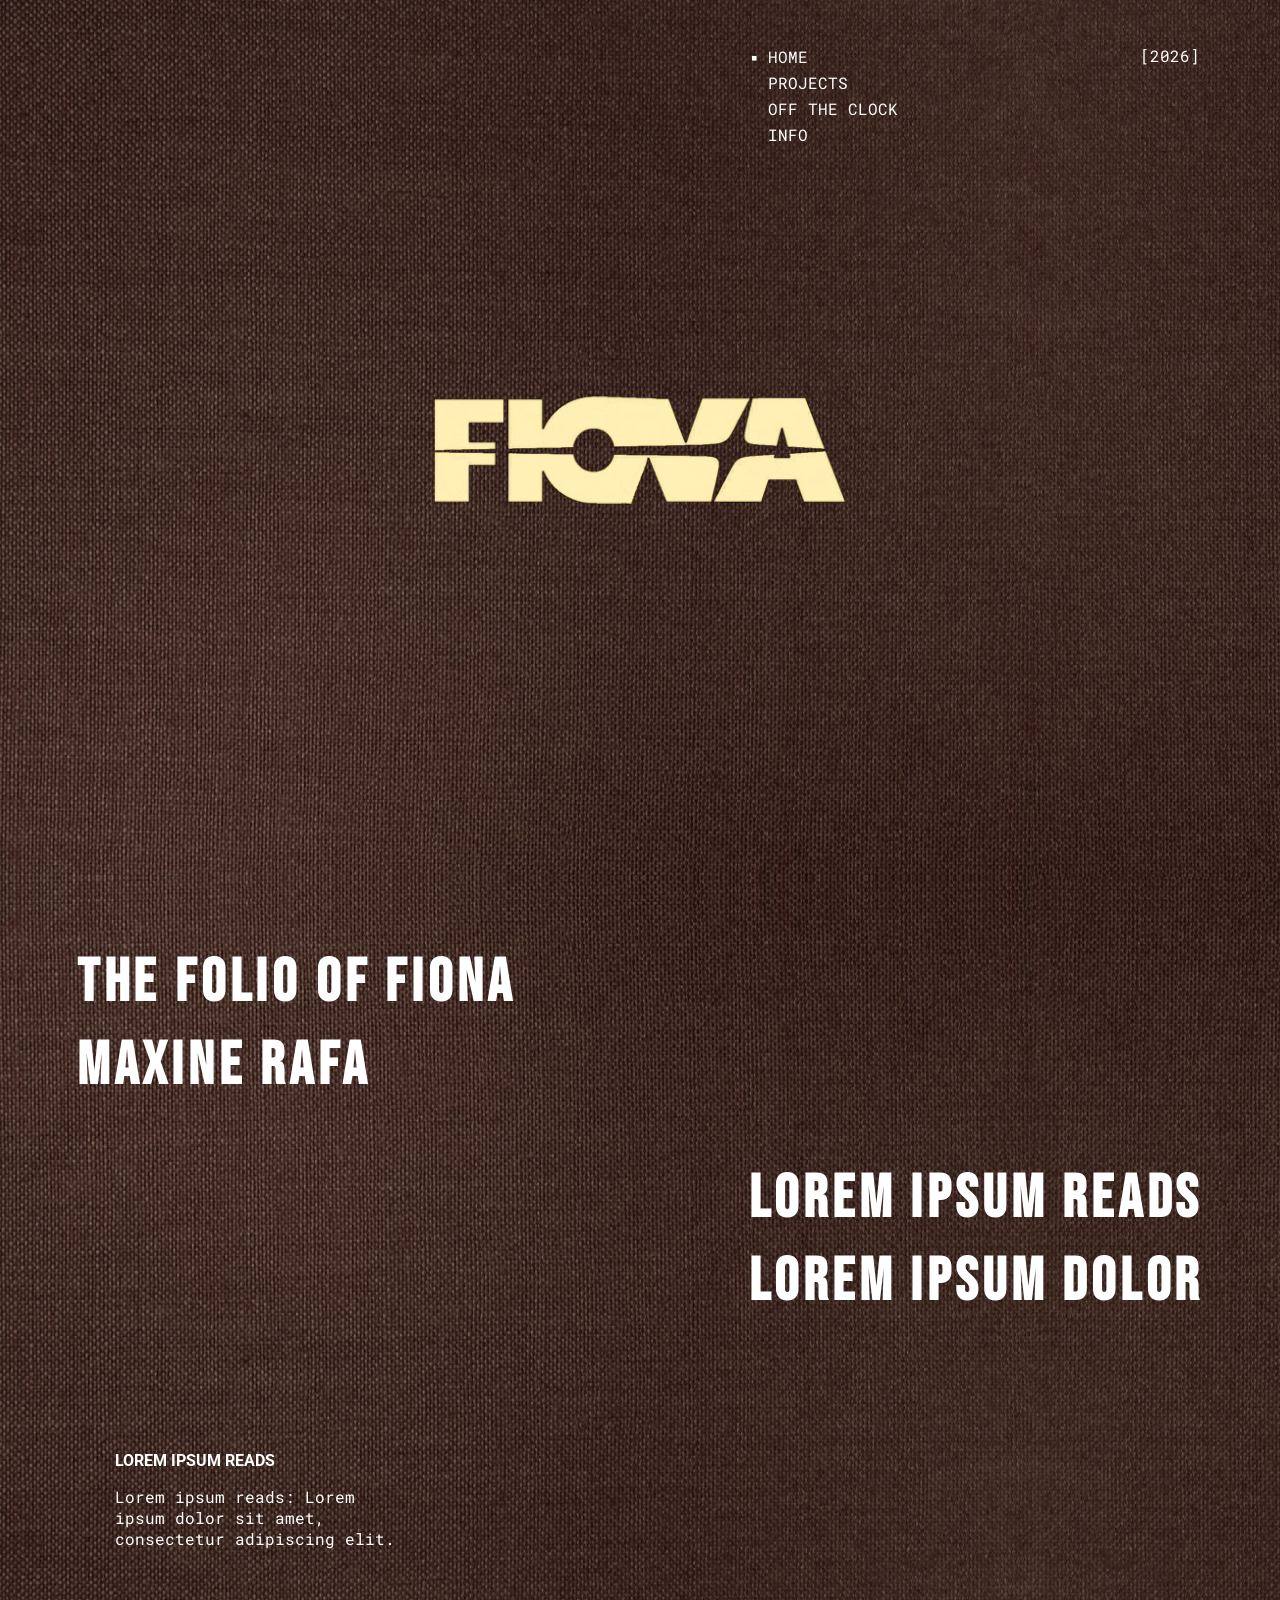
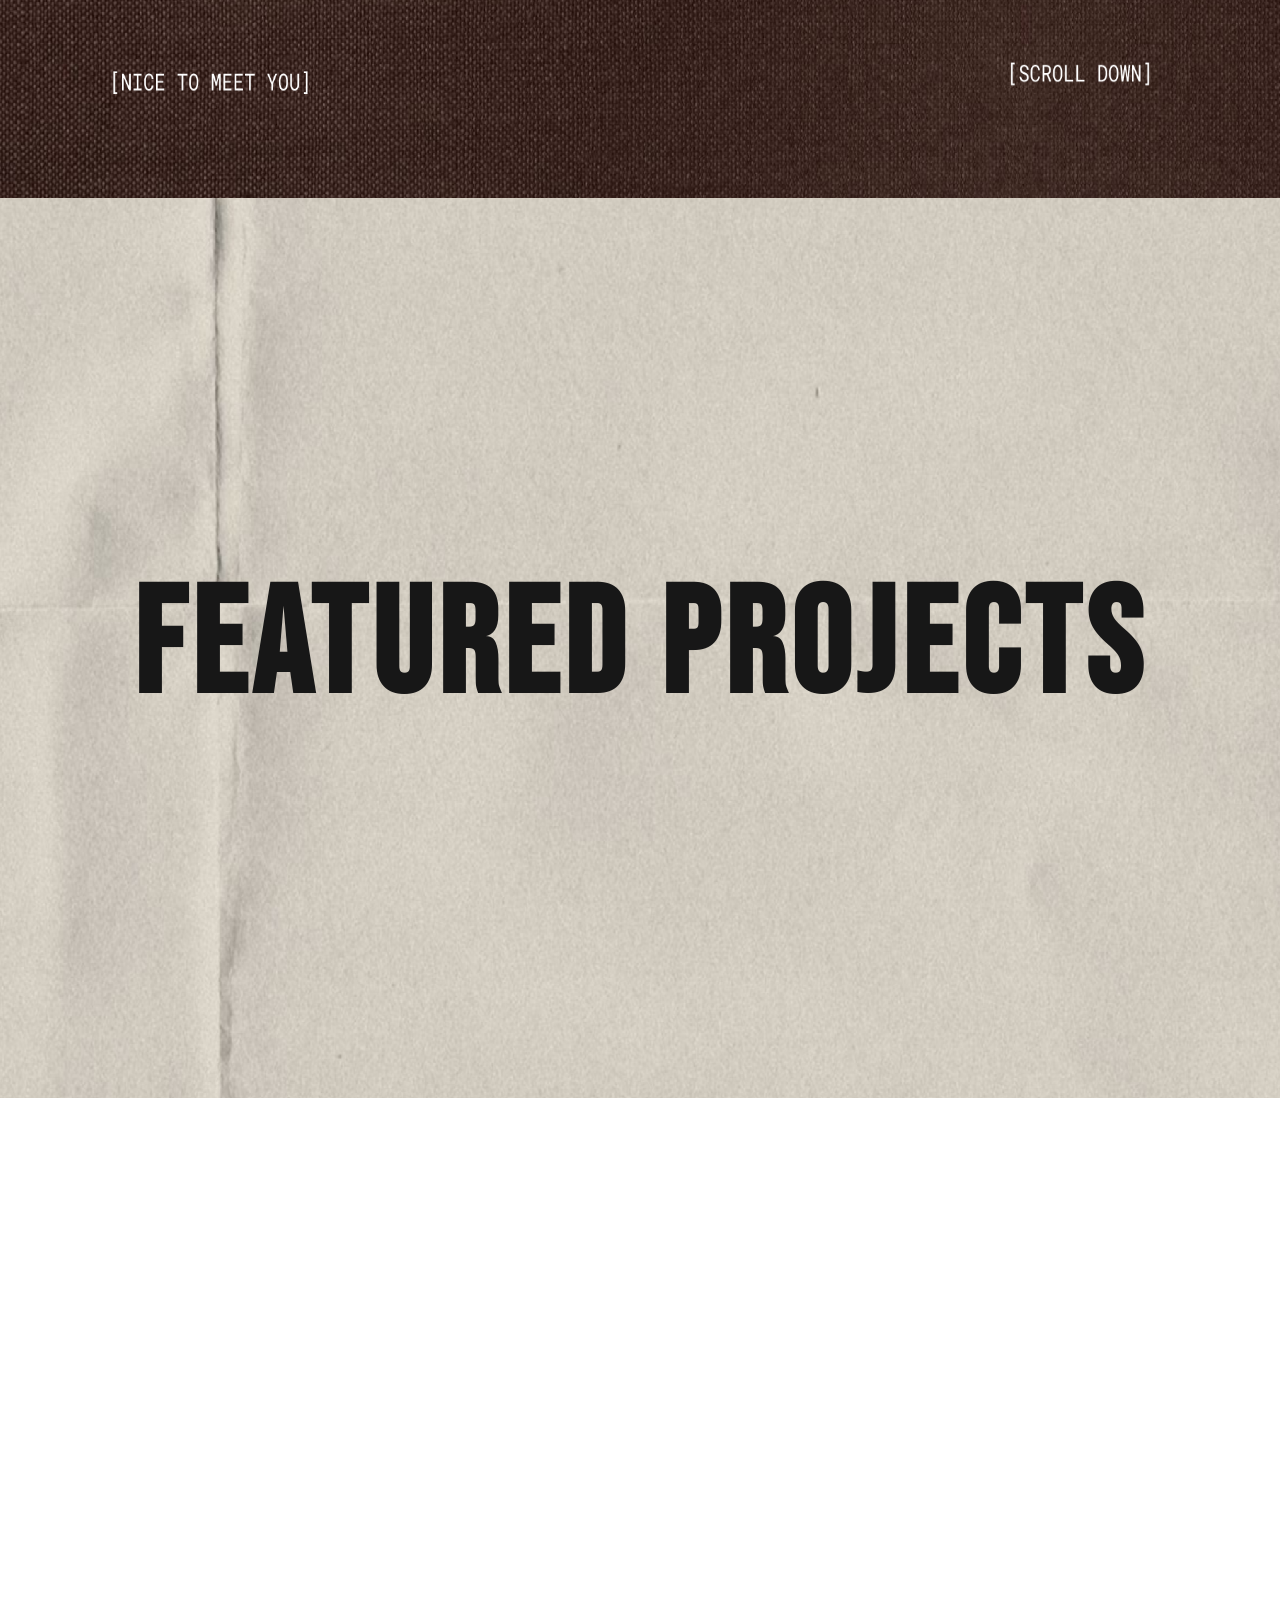
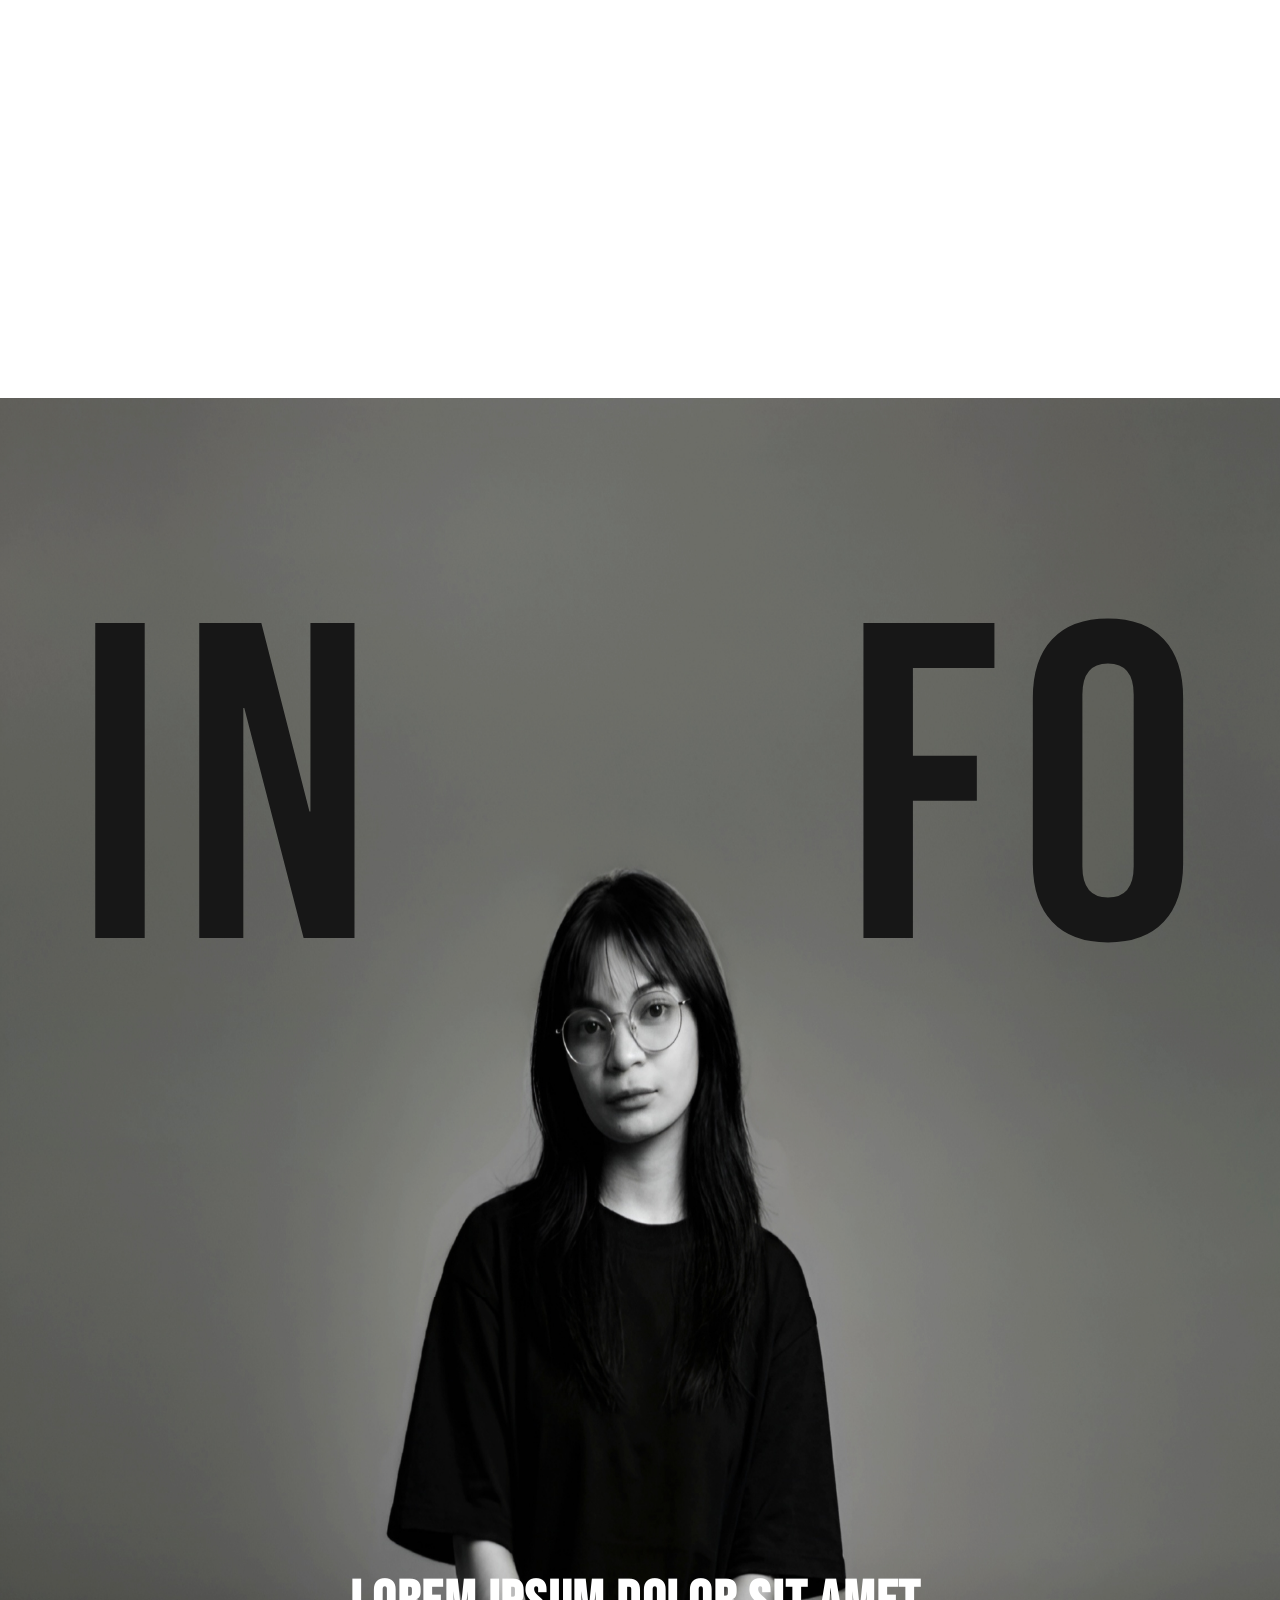
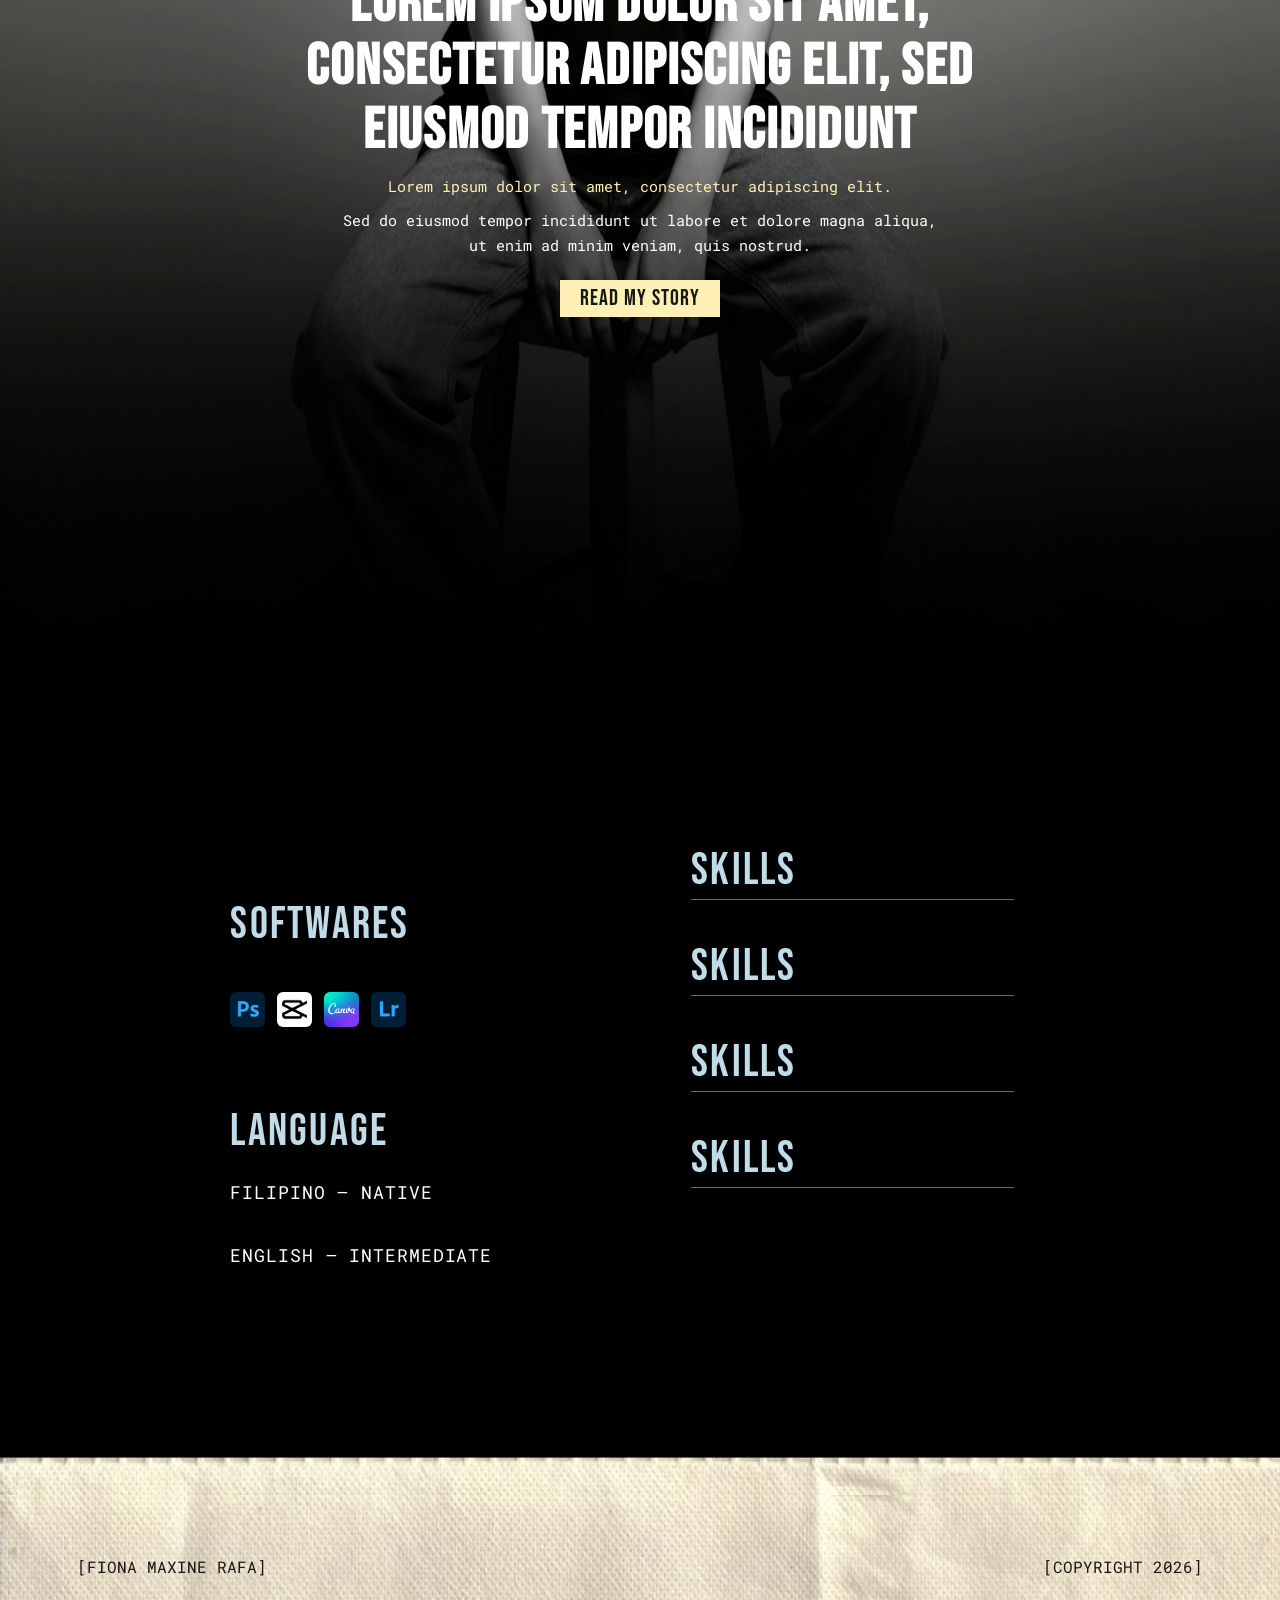
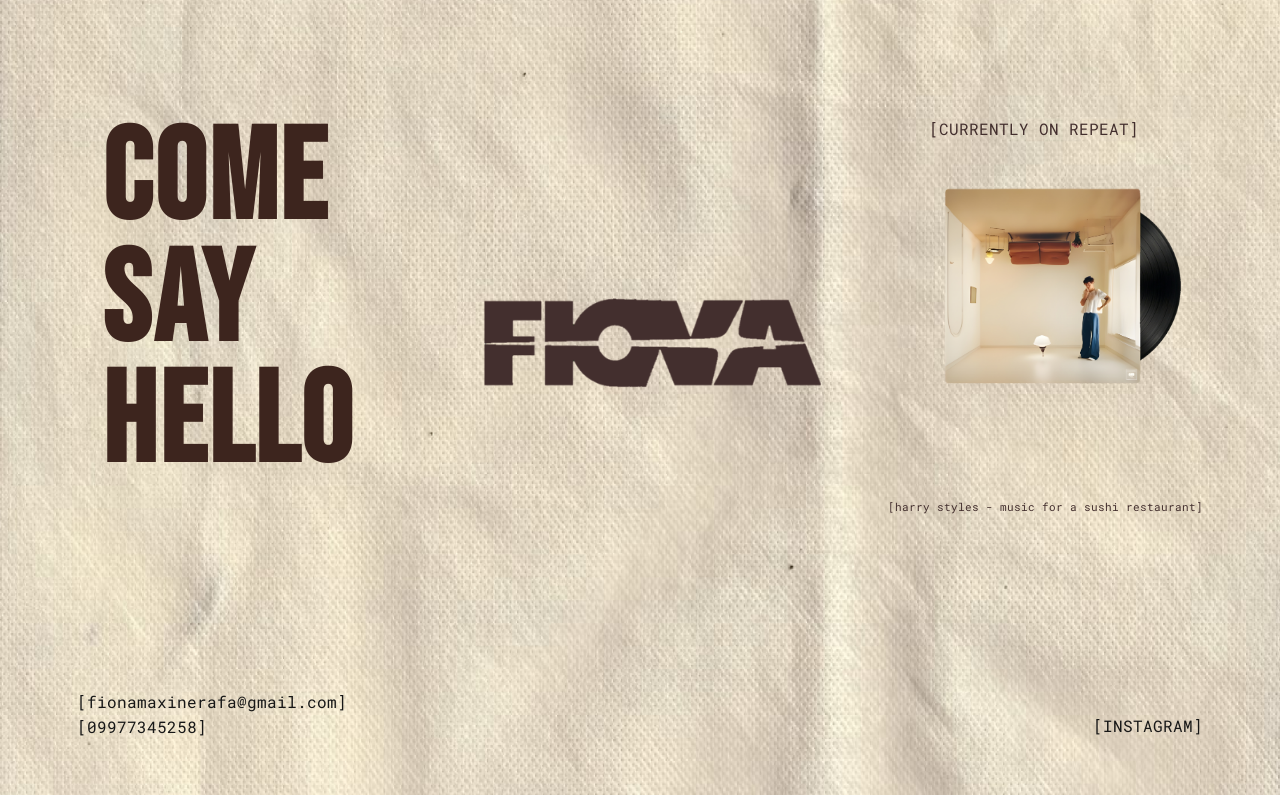
<file: index.html>
<!DOCTYPE html>
<html>
<head>
  <title>Rafa</title>

  
  <link href="https://fonts.googleapis.com/css2?family=Bebas+Neue&family=Roboto:wght@300;400;500;700&family=Roboto+Mono:wght@300;400;500;700&display=swap" rel="stylesheet">

  <link rel="stylesheet" href="style.css">
</head>
<body>

  
  <div class="nav-logo-left">
    <img id="navImage" src="">
  </div>
  <div class="nav-logo-left2">
    <img id="navImage2" src="">
  </div>
  <div class="nav-logo-left3">
    <img id="navImage3" src="">
  </div>
  <div class="nav">
    <ul>
      <li><a href="index.html">HOME</a></li>
      <li><a href="projects.html">PROJECTS</a></li>
      <li><a href="offtheclock.html">OFF THE CLOCK</a></li>
      <li><a href="info.html">INFO</a></li>
    </ul>
  </div>
  <div class="nav-year">
    <p class="mono">[2026]</p>
  </div>

  
  <section class="s1">
    <div class="s1-logo fade">
      <img src="images/logo(yellow)s1.png" alt="FIONA logo">
    </div>
  </section>

  
  <section class="s2">
    <div class="text-block s2-left fade">
      <h1 class="bebas">THE FOLIO OF FIONA</h1>
      <h1 class="bebas">MAXINE RAFA</h1>
    </div>
    <div class="text-block s2-right fade">
      <h1 class="bebas">LOREM IPSUM READS</h1>
      <h1 class="bebas">LOREM IPSUM DOLOR</h1>
    </div>
    <div class="text-block s2-desc fade">
      <p class="roboto"><strong>LOREM IPSUM READS</strong></p>
      <p class="mono">Lorem ipsum reads: Lorem<br>ipsum dolor sit amet,<br>consectetur adipiscing elit.</p>
    </div>
  </section>

  
  <div class="s3-wrapper">
    <section class="s3">

      
      <div class="s3-title" id="s3Title">
        <h1 class="bebas-xl">FEATURED PROJECTS</h1>
      </div>

      
      <div class="s4-projects" id="s4Projects">
        <div class="project-card" id="card1">
          <img src="images/project 1.jpg">
          <div class="project-meta">
            <span class="mono">LOREM IPSUM</span>
            <span class="mono">LOREM IPSUM</span>
          </div>
          <p class="mono project-desc">Lorem ipsum dolor sit amet,<br>consectetur adipiscing elit,<br>sed do eiusmod tempor.</p>
        </div>
        <div class="project-card" id="card2">
          <img src="images/project 2.jpg">
          <div class="project-meta">
            <span class="mono">LOREM IPSUM</span>
            <span class="mono">LOREM IPSUM</span>
          </div>
          <p class="mono project-desc">Lorem ipsum dolor sit amet,<br>consectetur adipiscing elit,<br>sed do eiusmod tempor.</p>
        </div>
      </div>

      <div class="s4-btn" id="s4Btn">
        <a href="projects.html" class="btn">VIEW ALL WORK</a>
      </div>

    </section>
  </div>

  
  <section class="s5">
    <div class="s5-in fade">
      <span class="bebas-xl">IN</span>
    </div>
    <div class="s5-fo fade">
      <span class="bebas-xl">FO</span>
    </div>
  </section>

  
  <section class="s6">
    <div class="text-block s6-center fade">
      <h2 class="bebas s6-heading">LOREM IPSUM DOLOR SIT AMET,<br>CONSECTETUR ADIPISCING ELIT, SED<br>EIUSMOD TEMPOR INCIDIDUNT</h2>
      <p class="mono s6-sub">Lorem ipsum dolor sit amet, consectetur adipiscing elit.</p>
      <p class="mono s6-body">Sed do eiusmod tempor incididunt ut labore et dolore magna aliqua,<br>ut enim ad minim veniam, quis nostrud.</p>
      <a href="info.html" class="btn s6-btn">READ MY STORY</a>
    </div>
  </section>

  
  <section class="s7">
    <div class="s7-softwares fade">
      <h2 class="bebas s7-heading">SOFTWARES</h2>
    </div>
    <div class="s7-icons-block fade">
      <div class="s7-icons">
        <!-- add app logo images here -->
        <img src="images/ps.jpg">
        <img src="images/capcut.jpg">
        <img src="images/canva.jpg">
        <img src="images/lr.jpg">
      </div>
    </div>
    <div class="s7-language fade">
      <h2 class="bebas s7-heading">LANGUAGE</h2>
    </div>
    <div class="s7-filipino fade">
      <p class="mono s7-lang">FILIPINO – NATIVE</p>
    </div>
    <div class="s7-english fade">
      <p class="mono s7-lang">ENGLISH – INTERMEDIATE</p>
    </div>
    <div class="s7-right fade">
      <div class="s7-skill">
        <span class="bebas s7-skill-text">SKILLS</span>
        <div class="s7-line"></div>
      </div>
      <div class="s7-skill">
        <span class="bebas s7-skill-text">SKILLS</span>
        <div class="s7-line"></div>
      </div>
      <div class="s7-skill">
        <span class="bebas s7-skill-text">SKILLS</span>
        <div class="s7-line"></div>
      </div>
      <div class="s7-skill">
        <span class="bebas s7-skill-text">SKILLS</span>
        <div class="s7-line"></div>
      </div>
    </div>
  </section>

  
  <section class="s8">
    <div class="s8-topleft fade">
      <p class="mono">[FIONA MAXINE RAFA]</p>
    </div>
    <div class="s8-topright fade">
      <p class="mono">[COPYRIGHT 2026]</p>
    </div>
    <div class="s8-title fade">
      <h1 class="bebas s8-heading">COME</h1>
      <h1 class="bebas s8-heading">SAY</h1>
      <h1 class="bebas s8-heading">HELLO</h1>
    </div>
    <div class="s8-contact fade">
      <p class="mono">[fionamaxinerafa@gmail.com]</p>
      <p class="mono">[09977345258]</p>
    </div>
    <div class="s8-logo fade">
      <img src="images/logo(brown)s8.png" alt="FIONA logo">
    </div>
    <div class="s8-bottomright fade">
      <a href="https://www.instagram.com/fnmxrf/" target="_blank" class="mono" style="color:inherit; text-decoration:none;">[INSTAGRAM]</a>
    </div>
    <div class="s8-repeat-label fade">
      <p class="mono">[CURRENTLY ON REPEAT]</p>
    </div>
    <div class="s8-player">
      <div class="s8-vinyl-wrap" onclick="togglePlay()">
        <img class="s8-album-art" src="images/album.png" alt="album art">
        <div class="s8-vinyl"></div>
        <div class="s8-play-overlay">
          <svg id="iconPlay" xmlns="http://www.w3.org/2000/svg" width="28" height="28" viewBox="0 0 24 24" fill="white"><path d="M8 5v14l11-7z"/></svg>
          <svg id="iconPause" xmlns="http://www.w3.org/2000/svg" width="28" height="28" viewBox="0 0 24 24" fill="white" style="display:none"><path d="M6 19h4V5H6v14zm8-14v14h4V5h-4z"/></svg>
        </div>
      </div>
      <audio id="audioPlayer" src="audio/song.mp3"></audio>
    </div>
    <div class="s8-songtitle-label fade">
      <p class="mono">[harry styles - music for a sushi restaurant]</p>
    </div>
  </section>

  <script>
    
    const audio     = document.getElementById('audioPlayer');
    const iconPlay  = document.getElementById('iconPlay');
    const iconPause = document.getElementById('iconPause');
    const vinyl     = document.querySelector('.s8-vinyl');

    function togglePlay() {
      if (audio.paused) {
        audio.play();
        iconPlay.style.display  = 'none';
        iconPause.style.display = 'block';
        vinyl.classList.add('playing');
      } else {
        audio.pause();
        iconPlay.style.display  = 'block';
        iconPause.style.display = 'none';
        vinyl.classList.remove('playing');
      }
    }

    audio.addEventListener('ended', () => {
      iconPlay.style.display  = 'block';
      iconPause.style.display = 'none';
      vinyl.classList.remove('playing');
    });

    
    const nav = document.querySelector('.nav');
    const navYear = document.querySelector('.nav-year');
    const navLogoLeft  = document.querySelector('.nav-logo-left');
    const navLogoLeft2 = document.querySelector('.nav-logo-left2');
    const navLogoLeft3 = document.querySelector('.nav-logo-left3');
    let lastScroll = 0;

    window.addEventListener('scroll', () => {
      const currentScroll = window.scrollY;

      if (currentScroll > lastScroll && currentScroll > 100) {
        nav.classList.add('nav-hidden');
        navYear.classList.add('nav-hidden');
        navLogoLeft.classList.add('nav-hidden');
        navLogoLeft2.classList.add('nav-hidden');
        navLogoLeft3.classList.add('nav-hidden');
      } else {
        nav.classList.remove('nav-hidden');
        navYear.classList.remove('nav-hidden');
        navLogoLeft.classList.remove('nav-hidden');
        navLogoLeft2.classList.remove('nav-hidden');
        navLogoLeft3.classList.remove('nav-hidden');
      }

      lastScroll = currentScroll;
    });

    
    const currentPage = window.location.pathname.split('/').pop() || 'index.html';
    document.querySelectorAll('.nav a').forEach(link => {
      if (link.getAttribute('href') === currentPage) link.classList.add('active');
    });

    const navImage  = document.getElementById("navImage");
    const navImage2 = document.getElementById("navImage2");
    const navImage3 = document.getElementById("navImage3");

    window.addEventListener("scroll", () => {
      let index = Math.round(window.scrollY / window.innerHeight);
      if (index === 2 || index === 3) {
        navImage.src = "images/logo(brown)s2.png";
        navImage.style.display = "block";
        navImage2.style.display = "none";
        navImage3.style.display = "none";
        nav.classList.add('nav-dark');
        nav.classList.remove('nav-yellow', 'nav-blue');
        navYear.classList.add('nav-dark');
        navYear.classList.remove('nav-yellow', 'nav-blue');
        navYear.style.visibility = 'visible';
      } else if (index === 4 || index === 5) {
        navImage.style.display = "none";
        navImage2.src = "images/logo(yellow)s5.png";
        navImage2.style.display = "block";
        navImage3.style.display = "none";
        nav.classList.add('nav-yellow');
        nav.classList.remove('nav-dark', 'nav-blue');
        navYear.classList.add('nav-yellow');
        navYear.classList.remove('nav-dark', 'nav-blue');
        navYear.style.visibility = 'visible';
      } else if (index === 6) {
        navImage.style.display = "none";
        navImage2.style.display = "none";
        navImage3.src = "images/logo(blue)s7.png";
        navImage3.style.display = "block";
        nav.classList.add('nav-blue');
        nav.classList.remove('nav-dark', 'nav-yellow');
        navYear.classList.add('nav-blue');
        navYear.classList.remove('nav-dark', 'nav-yellow');
        navYear.style.visibility = 'visible';
      } else if (index === 7) {
        navImage.style.display = "none";
        navImage2.style.display = "none";
        navImage3.style.display = "none";
        nav.classList.add('nav-dark');
        nav.classList.remove('nav-yellow', 'nav-blue');
        navYear.classList.add('nav-dark');
        navYear.classList.remove('nav-yellow', 'nav-blue');
        navYear.style.visibility = 'hidden';
      } else {
        navImage.style.display = "none";
        navImage2.style.display = "none";
        navImage3.style.display = "none";
        nav.classList.remove('nav-dark', 'nav-yellow', 'nav-blue');
        navYear.classList.remove('nav-dark', 'nav-yellow', 'nav-blue');
        navYear.style.visibility = 'visible';
      }
    });

    
    const wrapper    = document.querySelector('.s3-wrapper');
    const s3Title    = document.getElementById('s3Title');
    const s4Projects = document.getElementById('s4Projects');
    const s4Btn      = document.getElementById('s4Btn');

    function lerp(a, b, t) { return a + (b - a) * t; }
    function clamp(v, mn, mx) { return Math.min(Math.max(v, mn), mx); }

    window.addEventListener('scroll', () => {
      const wRect    = wrapper.getBoundingClientRect();
      const wHeight  = wrapper.offsetHeight;
      const progress = clamp(-wRect.top / (wHeight - window.innerHeight), 0, 1);

      // Title fades out and slides up slightly
      const tp = clamp(progress / 0.45, 0, 1);
      s3Title.style.opacity   = 1 - tp;
      s3Title.style.transform = `translateY(${-tp * 40}px)`;

      // Cards rise up from below, ease-out cubic
      const cp   = clamp((progress - 0.2) / 0.6, 0, 1);
      const ease = 1 - Math.pow(1 - cp, 3);
      s4Projects.style.transform = `translateY(${lerp(100, 0, ease)}vh)`;
      s4Projects.style.opacity   = ease;
      s4Btn.style.transform      = `translateX(-50%) translateY(${lerp(100, 0, ease)}vh)`;
      s4Btn.style.opacity        = ease;
    });

    const faders = document.querySelectorAll(".fade");
    const observer = new IntersectionObserver(entries => {
      entries.forEach(entry => {
        if (entry.isIntersecting) {
          entry.target.classList.add("show");
        }
      });
    }, { threshold: 0.3 });

    faders.forEach(el => observer.observe(el));
  </script>

</body>
</html>
</file>
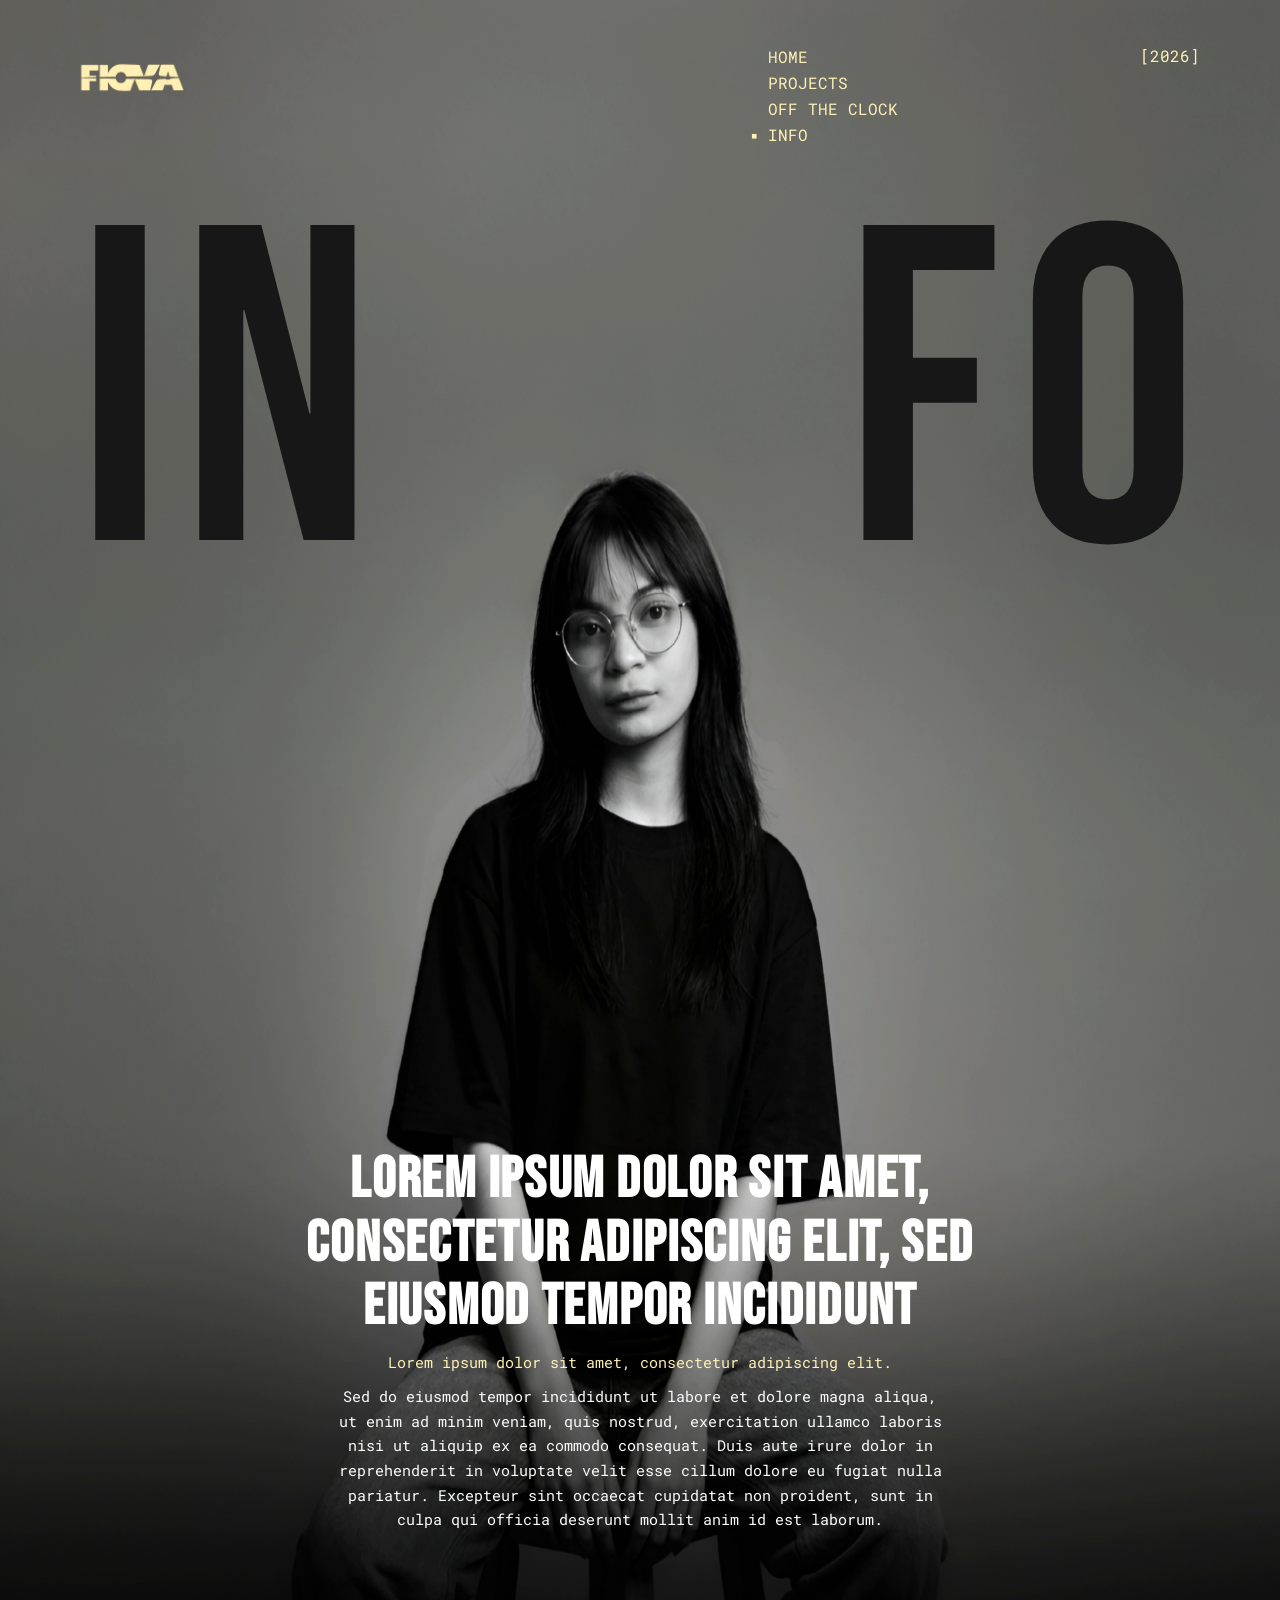
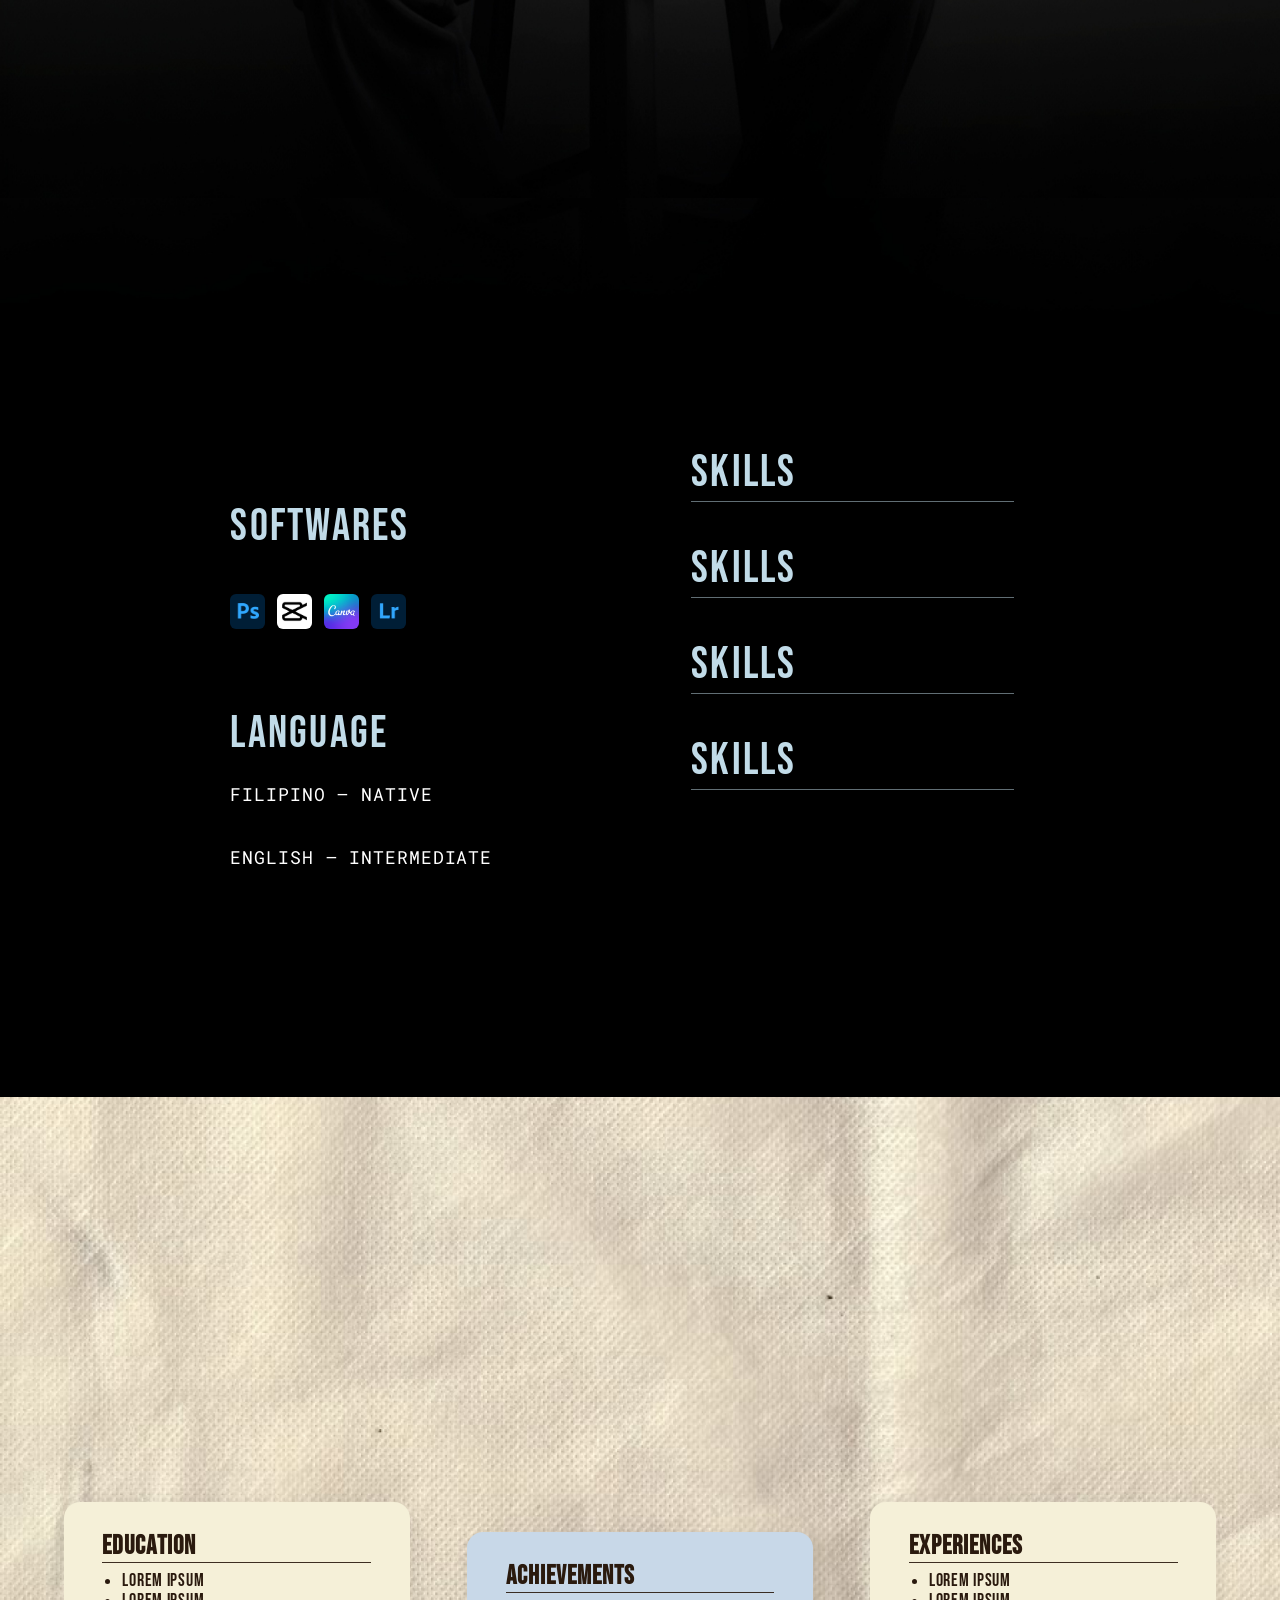
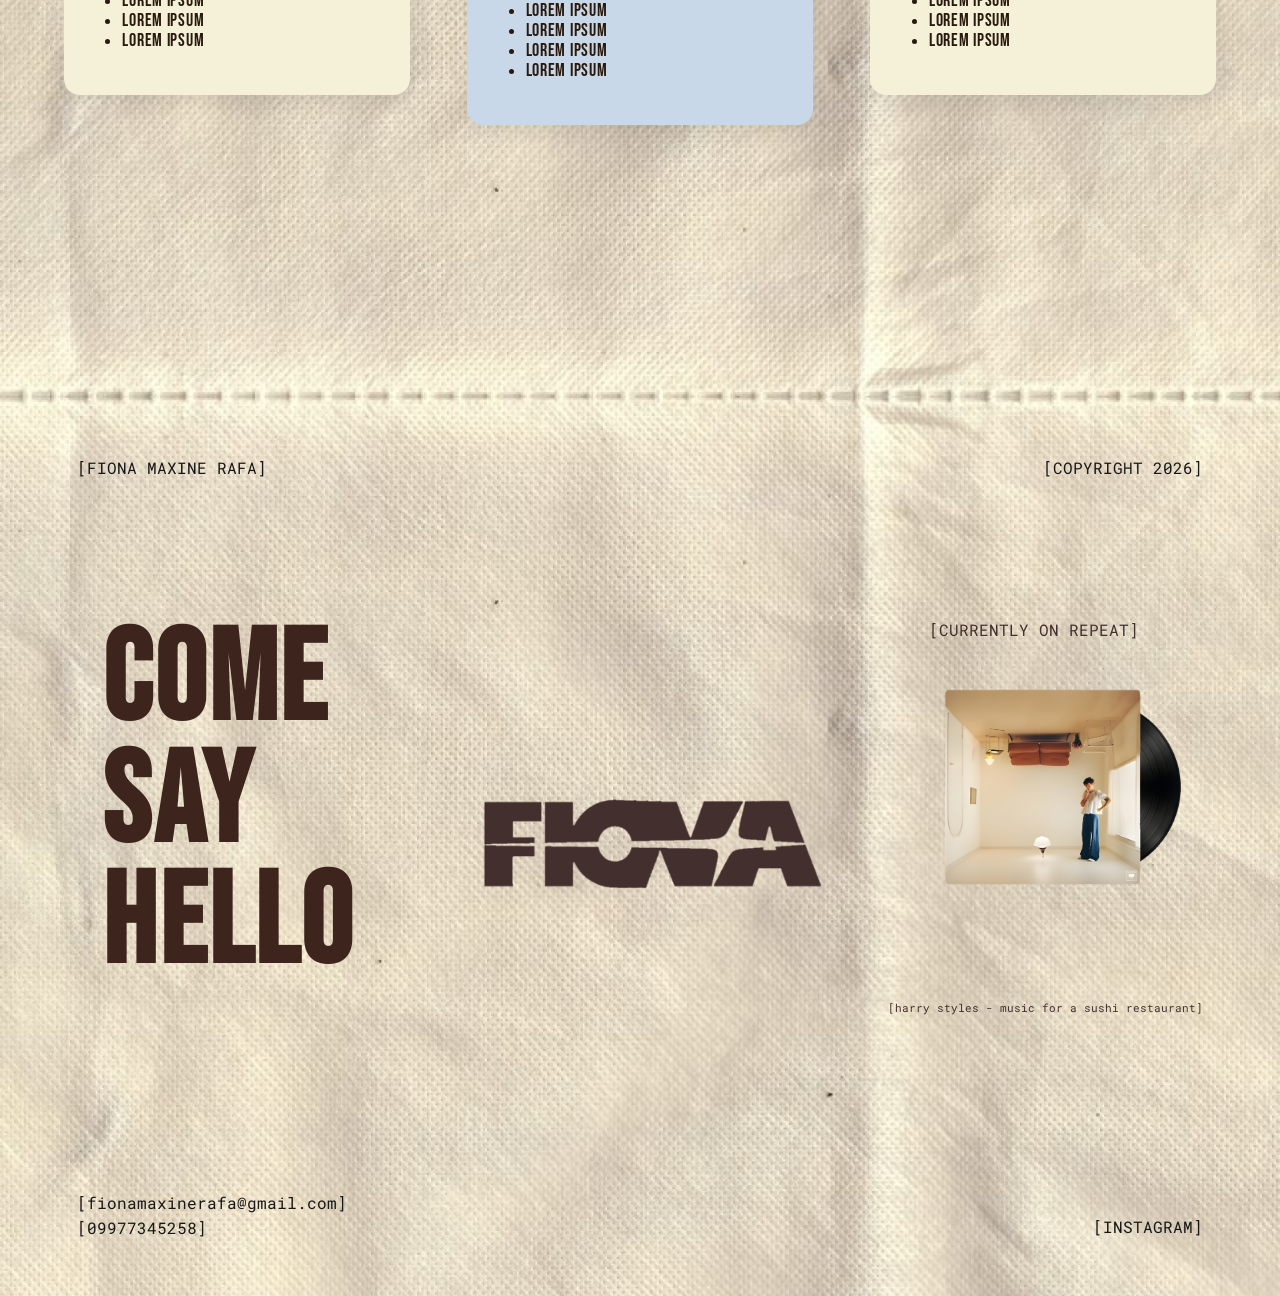
<file: info.html>
<!DOCTYPE html>
<html>
<head>
  <title>Info – Rafa</title>
  <link href="https://fonts.googleapis.com/css2?family=Bebas+Neue&family=Roboto:wght@300;400;500;700&family=Roboto+Mono:wght@300;400;500;700&display=swap" rel="stylesheet">
  <link rel="stylesheet" href="style.css">
</head>
<body>

 
  <div class="nav-logo-left"><img id="navImage" src=""></div>
  <div class="nav-logo-left2"><img id="navImage2" src=""></div>
  <div class="nav-logo-left3"><img id="navImage3" src=""></div>
  <div class="nav">
    <ul>
      <li><a href="index.html">HOME</a></li>
      <li><a href="projects.html">PROJECTS</a></li>
      <li><a href="offtheclock.html">OFF THE CLOCK</a></li>
      <li><a href="info.html">INFO</a></li>
    </ul>
  </div>
  <div class="nav-year">
    <p class="mono">[2026]</p>
  </div>


  <section class="s5">
    <div class="s5-in fade">
      <span class="bebas-xl">IN</span>
    </div>
    <div class="s5-fo fade">
      <span class="bebas-xl">FO</span>
    </div>
  </section>


  <section class="s6">
    <div class="text-block s6-center fade">
      <h2 class="bebas s6-heading">LOREM IPSUM DOLOR SIT AMET,<br>CONSECTETUR ADIPISCING ELIT, SED<br>EIUSMOD TEMPOR INCIDIDUNT</h2>
      <p class="mono s6-sub">Lorem ipsum dolor sit amet, consectetur adipiscing elit.</p>
      <p class="mono s6-body">Sed do eiusmod tempor incididunt ut labore et dolore magna aliqua,<br>ut enim ad minim veniam, quis nostrud, exercitation ullamco laboris<br>nisi ut aliquip ex ea commodo consequat. Duis aute irure dolor in<br>reprehenderit in voluptate velit esse cillum dolore eu fugiat nulla<br>pariatur. Excepteur sint occaecat cupidatat non proident, sunt in<br>culpa qui officia deserunt mollit anim id est laborum.</p>
    </div>
  </section>


  <section class="s7 info-s3">
    <div class="s7-softwares fade">
      <h2 class="bebas s7-heading">SOFTWARES</h2>
    </div>
    <div class="s7-icons-block fade">
      <div class="s7-icons">
        <img src="images/ps.jpg">
        <img src="images/capcut.jpg">
        <img src="images/canva.jpg">
        <img src="images/lr.jpg">
      </div>
    </div>
    <div class="s7-language fade">
      <h2 class="bebas s7-heading">LANGUAGE</h2>
    </div>
    <div class="s7-filipino fade">
      <p class="mono s7-lang">FILIPINO – NATIVE</p>
    </div>
    <div class="s7-english fade">
      <p class="mono s7-lang">ENGLISH – INTERMEDIATE</p>
    </div>
    <div class="s7-right fade">
      <div class="s7-skill">
        <span class="bebas s7-skill-text">SKILLS</span>
        <div class="s7-line"></div>
      </div>
      <div class="s7-skill">
        <span class="bebas s7-skill-text">SKILLS</span>
        <div class="s7-line"></div>
      </div>
      <div class="s7-skill">
        <span class="bebas s7-skill-text">SKILLS</span>
        <div class="s7-line"></div>
      </div>
      <div class="s7-skill">
        <span class="bebas s7-skill-text">SKILLS</span>
        <div class="s7-line"></div>
      </div>
    </div>
  </section>

 
  <section class="info-s4">
    <div class="info-card info-card-left fade">
      <h2 class="bebas info-card-title">EDUCATION</h2>
      <div class="info-card-line"></div>
      <ul class="info-card-list bebas">
        <li>LOREM IPSUM</li>
        <li>LOREM IPSUM</li>
        <li>LOREM IPSUM</li>
        <li>LOREM IPSUM</li>
      </ul>
    </div>
    <div class="info-card info-card-center fade">
      <h2 class="bebas info-card-title">ACHIEVEMENTS</h2>
      <div class="info-card-line"></div>
      <ul class="info-card-list bebas">
        <li>LOREM IPSUM</li>
        <li>LOREM IPSUM</li>
        <li>LOREM IPSUM</li>
        <li>LOREM IPSUM</li>
      </ul>
    </div>
    <div class="info-card info-card-right fade">
      <h2 class="bebas info-card-title">EXPERIENCES</h2>
      <div class="info-card-line"></div>
      <ul class="info-card-list bebas">
        <li>LOREM IPSUM</li>
        <li>LOREM IPSUM</li>
        <li>LOREM IPSUM</li>
        <li>LOREM IPSUM</li>
      </ul>
    </div>
  </section>

 
  <section class="s8 info-s5">
    <div class="s8-topleft fade">
      <p class="mono">[FIONA MAXINE RAFA]</p>
    </div>
    <div class="s8-topright fade">
      <p class="mono">[COPYRIGHT 2026]</p>
    </div>
    <div class="s8-title fade">
      <h1 class="bebas s8-heading">COME</h1>
      <h1 class="bebas s8-heading">SAY</h1>
      <h1 class="bebas s8-heading">HELLO</h1>
    </div>
    <div class="s8-contact fade">
      <p class="mono">[fionamaxinerafa@gmail.com]</p>
      <p class="mono">[09977345258]</p>
    </div>
    <div class="s8-logo fade">
      <img src="images/logo(brown)s8.png" alt="FIONA logo">
    </div>
    <div class="s8-bottomright fade">
      <a href="https://www.instagram.com/fnmxrf/" target="_blank" class="mono" style="color:inherit; text-decoration:none;">[INSTAGRAM]</a>
    </div>
    <div class="s8-repeat-label fade">
      <p class="mono">[CURRENTLY ON REPEAT]</p>
    </div>
    <div class="s8-player">
      <div class="s8-vinyl-wrap" onclick="togglePlay()">
        <img class="s8-album-art" src="images/album.png" alt="album art">
        <div class="s8-vinyl"></div>
        <div class="s8-play-overlay">
          <svg id="iconPlay" xmlns="http://www.w3.org/2000/svg" width="28" height="28" viewBox="0 0 24 24" fill="white"><path d="M8 5v14l11-7z"/></svg>
          <svg id="iconPause" xmlns="http://www.w3.org/2000/svg" width="28" height="28" viewBox="0 0 24 24" fill="white" style="display:none"><path d="M6 19h4V5H6v14zm8-14v14h4V5h-4z"/></svg>
        </div>
      </div>
      <audio id="audioPlayer" src="audio/song.mp3"></audio>
    </div>
    <div class="s8-songtitle-label fade">
      <p class="mono">[harry styles - music for a sushi restaurant]</p>
    </div>
  </section>

  <script>
    
    const audio     = document.getElementById('audioPlayer');
    const iconPlay  = document.getElementById('iconPlay');
    const iconPause = document.getElementById('iconPause');
    const vinyl     = document.querySelector('.s8-vinyl');

    function togglePlay() {
      if (audio.paused) {
        audio.play();
        iconPlay.style.display  = 'none';
        iconPause.style.display = 'block';
        vinyl.classList.add('playing');
      } else {
        audio.pause();
        iconPlay.style.display  = 'block';
        iconPause.style.display = 'none';
        vinyl.classList.remove('playing');
      }
    }

    audio.addEventListener('ended', () => {
      iconPlay.style.display  = 'block';
      iconPause.style.display = 'none';
      vinyl.classList.remove('playing');
    });

    
    const currentPage = window.location.pathname.split('/').pop() || 'index.html';
    document.querySelectorAll('.nav a').forEach(link => {
      if (link.getAttribute('href') === currentPage) link.classList.add('active');
    });

    const faders = document.querySelectorAll(".fade");
    const observer = new IntersectionObserver(entries => {
      entries.forEach(entry => {
        if (entry.isIntersecting) {
          entry.target.classList.add("show");
        }
      });
    }, { threshold: 0.3 });
    faders.forEach(el => observer.observe(el));

    
    const nav         = document.querySelector('.nav');
    const navYear     = document.querySelector('.nav-year');
    const navLogoLeft  = document.querySelector('.nav-logo-left');
    const navLogoLeft2 = document.querySelector('.nav-logo-left2');
    const navLogoLeft3 = document.querySelector('.nav-logo-left3');
    const navImage     = document.getElementById("navImage");
    const navImage2    = document.getElementById("navImage2");
    const navImage3    = document.getElementById("navImage3");
    let lastScroll = 0;

    window.addEventListener('scroll', () => {
      const currentScroll = window.scrollY;
      if (currentScroll > lastScroll && currentScroll > 100) {
        nav.classList.add('nav-hidden');
        navYear.classList.add('nav-hidden');
        navLogoLeft.classList.add('nav-hidden');
        navLogoLeft2.classList.add('nav-hidden');
        navLogoLeft3.classList.add('nav-hidden');
      } else {
        nav.classList.remove('nav-hidden');
        navYear.classList.remove('nav-hidden');
        navLogoLeft.classList.remove('nav-hidden');
        navLogoLeft2.classList.remove('nav-hidden');
        navLogoLeft3.classList.remove('nav-hidden');
      }
      lastScroll = currentScroll;
    });

    window.addEventListener("scroll", () => {
      let index = Math.round(window.scrollY / window.innerHeight);
      if (index === 0 || index === 1) {
        // section 1 & 2 → yellow logo, yellow text
        navImage.style.display = "none";
        navImage2.src = "images/logo(yellow)s5.png";
        navImage2.style.display = "block";
        navImage3.style.display = "none";
        nav.classList.add('nav-yellow');
        nav.classList.remove('nav-dark', 'nav-blue');
        navYear.classList.add('nav-yellow');
        navYear.classList.remove('nav-dark', 'nav-blue');
        navYear.style.visibility = 'visible';
      } else if (index === 2) {
        // section 3 → blue logo, blue text
        navImage.style.display = "none";
        navImage2.style.display = "none";
        navImage3.src = "images/logo(blue)s7.png";
        navImage3.style.display = "block";
        nav.classList.add('nav-blue');
        nav.classList.remove('nav-dark', 'nav-yellow');
        navYear.classList.add('nav-blue');
        navYear.classList.remove('nav-dark', 'nav-yellow');
        navYear.style.visibility = 'visible';
      } else if (index === 3) {
        // section 4 → brown logo, dark text (same as homepage s3-4)
        navImage.src = "images/logo(brown)s2.png";
        navImage.style.display = "block";
        navImage2.style.display = "none";
        navImage3.style.display = "none";
        nav.classList.add('nav-dark');
        nav.classList.remove('nav-yellow', 'nav-blue');
        navYear.classList.add('nav-dark');
        navYear.classList.remove('nav-yellow', 'nav-blue');
        navYear.style.visibility = 'visible';
      } else if (index === 4) {
        // section 5 → no logo, dark text, no year
        navImage.style.display = "none";
        navImage2.style.display = "none";
        navImage3.style.display = "none";
        nav.classList.add('nav-dark');
        nav.classList.remove('nav-yellow', 'nav-blue');
        navYear.classList.add('nav-dark');
        navYear.classList.remove('nav-yellow', 'nav-blue');
        navYear.style.visibility = 'hidden';
      } else {
        navImage.style.display = "none";
        navImage2.style.display = "none";
        navImage3.style.display = "none";
        nav.classList.remove('nav-dark', 'nav-yellow', 'nav-blue');
        navYear.classList.remove('nav-dark', 'nav-yellow', 'nav-blue');
        navYear.style.visibility = 'visible';
      }
    });
  </script>

</body>
</html>
</file>
<file: style.css>
html {
  scroll-behavior: smooth;
  margin: 0;
  padding: 0;
}

body {
  margin: 0;
  padding: 0;
  color: white;
  overflow-x: hidden;
  font-family: 'Roboto Mono', sans-serif;
}

section {
  height: 100vh;
  width: 100%;
  position: relative;
  margin-bottom: -1px;
}

.s1-logo {
  display: flex;
  align-items: center;
  justify-content: center;
}

.s1-logo img {
  width: clamp(200px, 40vw, 500px);
}
.s1 {
  background: url('images/bg-1.png') no-repeat;
  background-size: 100% 100%;
  background-position: center;
  display: flex;
  align-items: center;
  justify-content: center;
}

.s1-logo {
  display: flex;
  align-items: center;
  justify-content: center;
}

.s1-logo img {
  width: clamp(200px, 40vw, 500px);
}

.s2 {
  background: url('images/bg-2.png') no-repeat;
  background-size: 100% 100%;
  background-position: center;
}

.s3 {
  background: url('images/bg-3.png') no-repeat;
  background-size: 100% 100%;
  background-position: center;
}

.s4 {
  background: url('images/bg-4.png') no-repeat;
  background-size: 100% 100%;
  background-position: center;
}

.s5 {
  background: url('images/bg-5.png') no-repeat;
  background-size: 100% 100%;
  background-position: center;
}

.s6 {
  background: url('images/bg-6.png') no-repeat;
  background-size: 100% 100%;
  background-position: center;
  display: flex;
  align-items: center;
  justify-content: center;
}

.s7 {
  background: url('images/bg-7.png') no-repeat;
  background-size: 100% 100%;
  background-position: center;
}

.s8 {
  background: url('images/bg-8.png') no-repeat;
  background-size: 100% 100%;
  background-position: center;
}

.bebas {
  font-family: 'Bebas Neue', sans-serif;
  font-size: 60px;
  line-height: 0.55;
  letter-spacing: 0.08em;
}

.roboto {
  font-family: 'Roboto', sans-serif;
  font-size: 16px;
}

.mono {
  font-family: 'Roboto Mono', sans-serif;
  font-size: 16px;
}


.text-block {
  position: absolute;
  max-width: 600px;
}

.s2-left       { top: 2%; left: 6%; }
.s2-right      { top: 26%; right: 6%; }
.s2-desc       { bottom: 26%; left: 9%; }

.s3-wrapper {
  position: relative;
  height: 200vh;
  scroll-snap-align: none;
}

.s3 {
  position: sticky;
  top: 0;
  z-index: 1;
  display: flex;
  align-items: center;
  justify-content: center;
}

.s3-title {
  text-align: center;
  z-index: 1;
}

.bebas-xl {
  font-family: 'Bebas Neue', sans-serif;
  font-size: 150px;
  line-height: 0.9;
  letter-spacing: 0.04em;
  color: #171717;
}

.s4-projects {
  position: absolute;
  top: 0;
  left: 0;
  right: 0;
  bottom: 0;
  display: flex;
  align-items: center;
  justify-content: center;
  gap: 5%;
  z-index: 2;
  padding: 0 6%;
  transform: translateY(100vh);
  opacity: 0;
  will-change: transform, opacity;
}

.s4-projects .project-card {
  width: 42%;
}

.s4-projects .project-card img {
  width: 100%;
  aspect-ratio: 4 / 3;
  object-fit: cover;
  display: block;
}

.project-meta {
  display: flex;
  justify-content: space-between;
  margin-top: 10px;
}

.project-meta .mono:first-child {
  color: #171717;
}

.project-meta .mono:last-child {
  color: #696969;
}

.project-desc {
  margin-top: 20px;
  line-height: 1.6;
  color: #171717;
  text-align: left;
  padding-left: 15%;
}

.s4-btn {
  position: absolute;
  bottom: 8%;
  left: 50%;
  transform: translateX(-50%) translateY(100vh);
  opacity: 0;
  z-index: 2;
  will-change: transform, opacity;
}

.s5-title { top: 35%; left: 8%; }

.s5-in {
  position: absolute;
  left: 6%;
  top: 20%;
  transform: translateY(-50%);
}

.s5-fo {
  position: absolute;
  right: 5%;
  top: 20%;
  transform: translateY(-50%);
}

.s5-in .bebas-xl,
.s5-fo .bebas-xl {
  color: #171717;
  font-size: 450px;
  line-height: 1;
}

.s6-center {
  text-align: center;
  width: 65%;
  max-width: 750px;
}

.s6-heading {
  font-size: clamp(28px, 4.5vw, 64px);
  color: white;
  line-height: 1.1;
  letter-spacing: 0.03em;
  margin: 0 0 14px;
}

.s6-sub {
  color: #FFF1B5;
  font-size: clamp(13px, 1.2vw, 18px);
  margin: 0 0 12px;
}

.s6-body {
  color: white;
  font-size: clamp(13px, 1.2vw, 18px);
  line-height: 1.6;
  margin: 0 0 18px;
}

.s6-btn {
  background: #FFF1B5 !important;
  color: #171717 !important;
  text-decoration: none;
}

.s7-left  { position: absolute; top: 28%; left: 18%; text-align: center; }
.s7-right { position: absolute; top: 28%; right: 18%; width: 28%; }

.s7-softwares {
  position: absolute;
  top: 34%;
  left: 18%;
}

.s7-icons-block {
  position: absolute;
  top: 44%;
  left: 18%;
}

.s7-language {
  position: absolute;
  top: 57%;
  left: 18%;
}

.s7-filipino {
  position: absolute;
  top: 61%;
  left: 18%;
}

.s7-english {
  position: absolute;
  top: 68%;
  left: 18%;
}

.s7-heading {
  font-size: 45px;
  color: #C1DBE8;
  letter-spacing: 0.05em;
  margin: 0 0 16px;
  font-weight: normal;
  line-height: 1;
}

.s7-icons {
  display: flex;
  gap: 12px;
  margin-bottom: 32px;
  align-items: center;
  justify-content: center;
}

.s7-icons img {
  width: 35px;
  height: 35px;
  border-radius: 6px;
  object-fit: contain;
  flex-shrink: 0;
}

.s7-lang {
  color: C1DBE8;
  font-size: 18px;
  margin: 35px 0;
  letter-spacing: 0.05em;
}

.s7-skill {
  margin-bottom: 44px;
}

.s7-skill-text {
  font-size: 45px;
  color: #C1DBE8;
  letter-spacing: 0.05em;
  display: block;
  margin-bottom: 6px;
  font-family: 'Bebas Neue', sans-serif;
  font-weight: normal;
  line-height: 1;
}

.s7-line {
  width: 90%;
  height: 1px;
  background: #C1DBE8;
  opacity: 0.5;
}

.s8-topleft {
  position: absolute;
  top: 5%;
  left: 6%;
  color: #171717;
}

.s8-topright {
  position: absolute;
  top: 5%;
  right: 6%;
  color: #171717;
}

.s8-title {
  position: absolute;
  top: 25%;
  left: 8%;
  transform: translateY(-50%);
}

.s8-heading {
  font-size: clamp(60px, 10vw, 140px);
  color: #3D251E;
  line-height: 0.95;
  letter-spacing: 0.02em;
  margin: 0;
}

.s8-contact {
  position: absolute;
  bottom: 6%;
  left: 6%;
}

.s8-contact p {
  margin: 4px 0;
  color: #171717;
}

.s8-logo {
  position: absolute;
  top: 40%;
  left: 35%;
  transform: translate(-50%, -50%);
}

.s8-logo img {
  width: clamp(220px, 32vw, 460px);
  display: block;
}

.s8-bottomright {
  position: absolute;
  bottom: 6%;
  right: 6%;
  color: #171717;
}

.s8-player {
  position: absolute;
  top: 35%;
  right: 6%;
  text-align: center;
}

.s8-repeat-label {
  position: absolute;
  top: 23%;
  right: 11%;
  text-align: center;
  color: #432f2e;
}

.s8-songtitle-label {
  position: absolute;
  bottom: 30%;
  right: 6%;
  text-align: center;
  color: #432f2e;
}

.s8-songtitle-label .mono {
  font-size: 11px !important;
}

.s8-repeat {
  color: #432f2e;
  font-size: 11px;
  margin: 0 0 12px;
  letter-spacing: 0.05em;
}

.s8-vinyl-wrap {
  position: relative;
  width: 260px;
  height: 180px;
  cursor: pointer;
  margin-top: -25px;
}

.s8-album-art {
  position: absolute;
  top: 0;
  left: 0;
  width: 200px;
  height: 200px;
  object-fit: cover;
  z-index: 2;
  border-radius: 2px;
}

.s8-vinyl {
  position: absolute;
  top: 56%;
  right: 20px;
  transform: translateY(-50%) rotate(0deg);
  width: 180px;
  height: 180px;
  border-radius: 50%;
  background: url('images/vinyl.png') no-repeat center / cover;
  z-index: 1;
  transition: right 0.6s cubic-bezier(0.25, 0.46, 0.45, 0.94);
  animation: vinylSpin 3s linear infinite paused;
}

.s8-vinyl::after {
  content: none;
}

.s8-vinyl.playing {
  right: -20px;
  animation-play-state: running;
}

@keyframes vinylSpin {
  from { transform: translateY(-50%) rotate(0deg); }
  to   { transform: translateY(-50%) rotate(360deg); }
}

.s8-play-overlay {
  position: absolute;
  top: 60%;
  left: 37%;
  transform: translate(-50%, -50%);
  z-index: 3;
  opacity: 0;
  transition: opacity 0.2s;
}

.s8-vinyl-wrap:hover .s8-play-overlay {
  opacity: 1;
}

.s8-songtitle {
  color: #171717;
  font-size: 11px;
  margin: 12px 0 0;
  letter-spacing: 0.05em;
}

.nav {
  position: fixed;
  left: 60%;
  top: 30px;
  z-index: 9999;
  transform: translateZ(0);
  transition: opacity 0.4s ease, transform 0.4s ease;
}

.nav-year {
  position: fixed;
  right: 80px;
  top: 40px;
  z-index: 9999;
  transform: translateZ(0);
  transition: opacity 0.4s ease, transform 0.4s ease;
}

.nav-year p {
  color: white;
  font-family: 'Roboto Mono', sans-serif;
  font-size: 16px;
  margin: 5px 0;
}

.nav-hidden {
  opacity: 0;
  transform: translateY(-20px);
  pointer-events: none;
}

.nav-dark a,
.nav-dark p {
  color: #3D251E !important;
}

.nav-yellow a,
.nav-yellow p {
  color: #FFF1B5 !important;
}

.nav-blue a,
.nav-blue p {
  color: #C1DBE8 !important;
}

.nav img {
  width: 100px;
  display: none;
  margin-bottom: 10px;
}

.nav-logo-left {
  position: fixed;
  left: 70px;
  top: 45px;
  z-index: 9999;
  transform: translateZ(0);
  transition: opacity 0.4s ease, transform 0.4s ease;
}

.nav-logo-left img {
  width: 120px;
  display: none;
}

.nav-logo-left2 {
  position: fixed;
  left: 70px;
  top: 15px;
  z-index: 9999;
  transform: translateZ(0);
  transition: opacity 0.4s ease, transform 0.4s ease;
}

.nav-logo-left2 img {
  width: 125px;
  display: none;
}

.nav-logo-left3 {
  position: fixed;
  left: 70px;
  top: 45px;
  z-index: 9999;
  transform: translateZ(0);
  transition: opacity 0.4s ease, transform 0.4s ease;
}

.nav-logo-left3 img {
  width: 120px;
  display: none;
}

ul {
  list-style: none;
  padding: 0;
}

a {
  text-decoration: none;
  color: white;
  display: block;
  margin: 5px 0;
}

.btn {
  padding: 5px 20px;
  background: black;
  display: inline-block;
  font-family: 'Bebas Neue', sans-serif;
  letter-spacing: 1px;
  font-size: 22px;
  color: white;
}

.fade {
  opacity: 0;
  transform: translateY(40px);
  transition: 1s;
}

.fade.show {
  opacity: 1;
  transform: translateY(0);
}

.info-s4 {
  background: url('images/info-s4.png') no-repeat center / cover;
  height: 100vh;
  width: 100%;
  position: relative;
  display: flex;
  align-items: center;
  justify-content: space-between;
  padding: 8% 5% 0;
  box-sizing: border-box;
  gap: 0%;
}

.info-card {
  background: #f5f0d8;
  border-radius: 16px;
  padding: clamp(20px, 3vw, 44px);
  width: 30%;
  box-sizing: border-box;
  box-shadow: 4px 8px 24px rgba(0,0,0,0.12);
}

.info-card-center {
  background: #c8d8e8;
  align-self: center;
  margin-top: 60px;
}

.info-card-title {
  font-size: clamp(16px, 2vw, 32px);
  color: #2a1a0e;
  margin: 0 0 8px;
  letter-spacing: 0.04em;
}

.info-card-line {
  width: 100%;
  height: 1px;
  background: #2a1a0e;
  margin-bottom: clamp(8px, 1vw, 16px);
  opacity: 0.9;
}

.info-card-list {
  list-style: disc;
  padding-left: 20px;
  margin: 0;
  color: #2a1a0e;
  font-size: clamp(12px, 1.4vw, 22px);
}

.info-card-list li {
  margin: clamp(4px, 0.8vw, 12px) 0;
  letter-spacing: 0.04em;
}

.info-s5 {
  background: url('images/info-s5.png') no-repeat center / cover !important;
}

.info-s3 {
  background: url('images/info-s3.png') no-repeat center / cover !important;
}

.projects-s1 {
  background: url('images/projects-bg.jpg') no-repeat center / cover;
  height: 100vh;
  width: 100%;
  display: flex;
  align-items: center;
  justify-content: center;
}

.projects-title {
  text-align: center;
}

.projects-heading {
  color: #C1DBE8;
  font-size: 200px;
  line-height: 0.9;
  letter-spacing: 0.04em;
  margin: 0;
}

.projects-s2 {
  background: url('images/projects-s2-bg.jpg') no-repeat center / cover;
  height: 100vh;
  width: 100%;
  position: sticky;
  top: 0;
  display: flex;
  flex-direction: column;
  justify-content: center;
  overflow: hidden;
}

.projects-subtitle {
  text-align: center;
  color: #C1DBE8;
  font-size: 16px;
  letter-spacing: 0.05em;
  margin-bottom: 32px;
}

.projects-carousel-wrap {
  position: relative;
  display: flex;
  align-items: center;
  width: 100%;
  overflow: hidden;
}

.projects-carousel {
  display: flex;
  gap: 60px;
  padding: 0 6%;
  overflow-x: auto;
  scroll-behavior: smooth;
  scrollbar-width: none;
  will-change: scroll-position;
}

.projects-carousel::-webkit-scrollbar {
  display: none;
}

.carousel-item {
  flex-shrink: 0;
}

.carousel-item img {
  width: auto;
  height: 40vh;
  object-fit: contain;
  border-radius: 8px;
  display: block;
}

.carousel-label {
  color: #C1DBE8;
  font-size: 14px;
  letter-spacing: 0.08em;
  margin: 10px 0 0;
}

.carousel-meta {
  display: flex;
  justify-content: space-between;
  margin-top: 10px;
}

.carousel-label-left {
  color: #C1DBE8;
  font-size: 14px;
  letter-spacing: 0.08em;
}

.carousel-label-right {
  color: white;
  font-size: 14px;
  letter-spacing: 0.08em;
}

.carousel-btn {
  position: absolute;
  top: 40%;
  background: none;
  border: none;
  color: #C1DBE8;
  font-family: 'Roboto Mono', sans-serif;
  font-size: 14px;
  cursor: pointer;
  z-index: 10;
  letter-spacing: 0.05em;
}

.carousel-prev { left: 1%; }
.carousel-next { right: 1%; }

.projects-s2-wrapper {
  position: relative;
  height: 300vh;
}

.projects-s2 {
  background: url('images/projects-s2-bg.jpg') no-repeat center / cover;
  height: 100vh;
  width: 100%;
  position: absolute;
  top: 0;
  left: 0;
  display: flex;
  flex-direction: column;
  justify-content: center;
}

.s2-nav-clone {
  position: absolute !important;
  transform: none !important;
}

.proj-overlay {
  position: fixed;
  top: 0;
  left: 0;
  width: 100%;
  height: 100%;
  overflow-y: auto;
  z-index: 99999;
  transform: translateY(100%);
  transition: transform 0.6s cubic-bezier(0.25, 0.46, 0.45, 0.94);
}

.proj-overlay-open {
  transform: translateY(0);
}

.proj-s1, .proj-s2, .proj-s3 {
  height: 100vh;
  width: 100%;
  position: relative;
  display: flex;
  align-items: center;
  justify-content: center;
  background-size: cover;
  background-position: center;
  background-repeat: no-repeat;
}

.proj-s2 {
  background-position: top;
}

.proj-close {
  position: absolute;
  top: 76px;
  right: 0%;
  background: #171717;
  color: white;
  padding: 2px 35px;
  font-size: 25px;
  letter-spacing: 0.04em;
  border: none;
  cursor: pointer;
  font-family: 'Bebas Neue', sans-serif;
  z-index: 7;
}

.proj-title {
  font-size: 130px;
  color: #171717;
  letter-spacing: 0.04em;
  line-height: 1;
  text-align: center;
  margin: 0;
}

.proj-img {
  width: 80%;
  max-height: 75vh;
  object-fit: cover;
  display: block;
}

.proj-s3 {
  flex-direction: column;
  align-items: flex-start;
  justify-content: center;
  padding: 0 8% 0 40%;
  box-sizing: border-box;
}

.proj-s3-topleft {
  position: absolute;
  top: 9%;
  left: 5%;
  font-size: 14px;
  letter-spacing: 0.05em;
  color: #171717;
}

.proj-desc {
  width: 100%;
  text-align: left;
}

.proj-desc-heading {
  font-size: 44px;
  color: #171717;
  line-height: 1.05;
  letter-spacing: 0.03em;
  margin: 0 0 20px;
}

.proj-desc-body {
  font-size: 14px;
  color: #171717;
  line-height: 1.7;
  margin: 0;
}

.proj-bottomleft {
  position: absolute;
  bottom: 9%;
  left: 5%;
  font-size: 14px;
  letter-spacing: 0.05em;
  color: #171717;
}

.proj-bottomright {
  position: absolute;
  bottom: 9%;
  right: 5%;
  font-size: 14px;
  letter-spacing: 0.05em;
  color: #171717;
}

.otc-s1 {
  background: url('images/otc-s1.png') no-repeat center / cover;
  height: 100vh;
  width: 100%;
  position: relative;
}

.otc-s2 {
  background: url('images/otc-s2.png') no-repeat center / cover;
  height: 100vh;
  width: 100%;
  position: absolute;
  top: 0;
  left: 0;
  display: flex;
  flex-direction: column;
  align-items: center;
  justify-content: center;
  gap: 50px;
}

.otc-s2-wrapper {
  position: relative;
  height: 300vh;
}

.otc-s3 {
  background: url('images/otc-s3.png') no-repeat center / cover;
}

/* Section 1 */
.otc-title {
  position: absolute;
  top: 30%;
  left: 9%;
}

.otc-heading {
  font-size: 130px;
  color: #171717;
  line-height: 0.9;
  letter-spacing: 0.04em;
  margin: 0;
}

.otc-subtitle {
  color: #171717;
  font-size: 14px;
  margin-top: 16px;
}

.otc-polaroid {
  position: absolute;
  top: 28%;
  right: 15%;
  width: 28%;
  background: #f5f0d8;
  padding: 10px 10px 16px;
  box-shadow: 2px 4px 12px rgba(0,0,0,0.15);
  border-radius: 12px;
}

.otc-polaroid img {
  width: 100%;
  display: block;
  margin-bottom: 10px;
  border-radius: 8px;
}

.otc-polaroid-text {
  font-size: 16px;
  color: #171717;
  line-height: 1.5;
  margin: 0;
  letter-spacing: 0.04em;
  text-align: justify;
}

.otc-scroll {
  position: absolute;
  bottom: 5%;
  left: 45%;
  transform: translateX(-50%);
  color: #171717;
}

.otc-gallery-title {
  font-size: 80px;
  color: #171717;
  letter-spacing: 0.04em;
  margin: 0 0 0 26%;
  align-self: flex-start;
}

.otc-gallery-wrap {
  width: 100%;
  overflow: hidden;
}

.otc-gallery {
  display: flex;
  flex-direction: column;
  gap: 24px;
  overflow-x: auto;
  scrollbar-width: none;
  padding: 0 2%;
}

.otc-gallery::-webkit-scrollbar { display: none; }

.otc-gallery-row {
  display: flex;
  gap: 24px;
}

.otc-gallery-row img {
  width: 16vw;
  height: 16vw;
  object-fit: cover;
  border-radius: 16px;
  flex-shrink: 0;
}

.nav li {
  position: relative;
}

.nav a.active::before {
  content: '■';
  font-size: 0.6em;
  position: absolute;
  left: -16px;
  top: 50%;
  transform: translateY(-50%);
}

@media screen and (max-width: 1366px) and (max-height: 768px) {

  /* S3 title — centered */
  .s3-title {
    text-align: center;
  }

  .info-card {
    padding: 24px 22px;
    width: 28%;
  }

  .info-card-title {
    font-size: 24px;
    margin: 0 0 8px;
  }

  .info-card-line {
    margin-bottom: 12px;
  }

  .info-card-list {
    font-size: 18px;
  }

  .info-card-list li {
    margin: 8px 0;
  }

  .info-card-center {
    margin-top: 40px;
  }

  .info-s4 {
    gap: 2%;
    padding: 8% 4% 0;
  }
}

@media screen and (max-width: 1098px) and (max-height: 618px) {

  .info-s4 {
    gap: 0;
    padding: 8% 3% 0;
  }

  .info-card {
    width: 32%;
    padding: clamp(18px, 2.8vw, 40px);
    margin-right: -10px;
  }

  .info-card:last-child {
    margin-right: 0;
  }

  .info-card-title {
    font-size: clamp(18px, 2.2vw, 34px);
  }

  .info-card-list {
    font-size: clamp(14px, 1.6vw, 24px);
  }

  .info-card-list li {
    margin: clamp(5px, 0.9vw, 14px) 0;
  }
}
</file>
